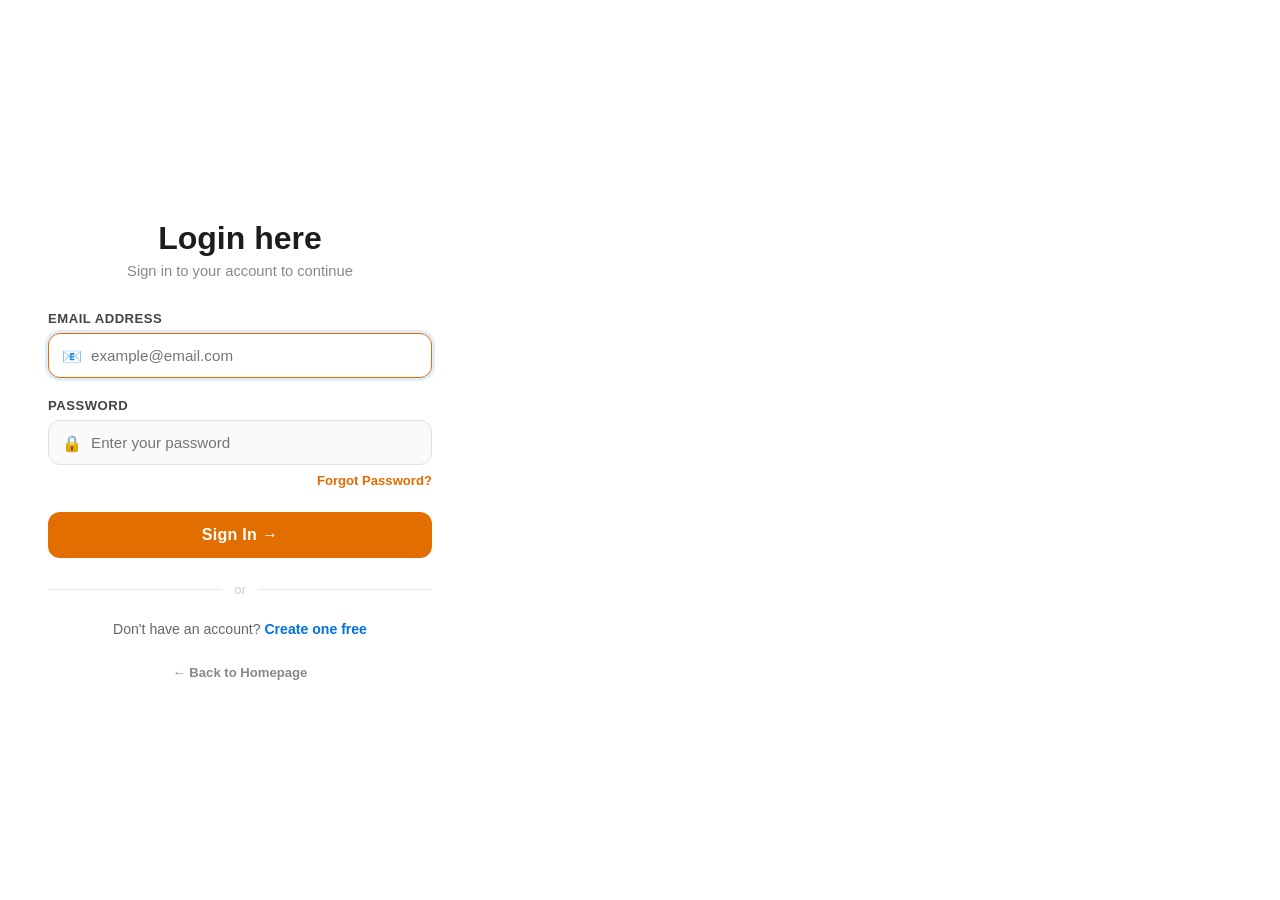
<file: login.html>
<!DOCTYPE html>
<html lang="en">
<head>
    <meta charset="UTF-8">
    <meta name="viewport" content="width=device-width, initial-scale=1.0">
    <title>Login - ADAMS APPLE HOME</title>
    <!-- Google tag (gtag.js) -->
    <script async src="https://www.googletagmanager.com/gtag/js?id=G-ENW82B8L2H"></script>
    <script>
        window.dataLayer = window.dataLayer || [];
        function gtag(){dataLayer.push(arguments);}
        gtag('js', new Date());
        gtag('config', 'G-ENW82B8L2H');
    </script>
    <link rel="icon" type="image/svg" href="favicon 2.svg">
    <style>
        * { margin: 0; padding: 0; box-sizing: border-box; }

        body {
            font-family: -apple-system, BlinkMacSystemFont, 'Segoe UI', sans-serif;
            min-height: 100vh;
            display: flex;
        }

        /* ── LEFT BRAND PANEL ── */
        .login-left {
            flex: 1;
            background: linear-gradient(160deg, #0a0a0a 0%, #e36600b2 100%);
            display: flex;
            flex-direction: column;
            align-items: center;
            justify-content: center;
            padding: 60px 40px;
            color: #fff;
            position: relative;
            overflow: hidden;
        }
        .login-left::before {
            content: '';
            position: absolute;
            width: 400px; height: 400px;
            background: rgba(255,255,255,0.05);
            border-radius: 50%;
            top: -100px; left: -100px;
        }
        .login-left::after {
            content: '';
            position: absolute;
            width: 300px; height: 300px;
            background: rgba(255,255,255,0.04);
            border-radius: 50%;
            bottom: -80px; right: -80px;
        }
        .brand-logo  { font-size: 3.5rem; margin-bottom: 16px; position: relative; z-index: 1; }
        .brand-name  { font-size: 1.8rem; font-weight: 800; letter-spacing: -0.5px; margin-bottom: 10px; position: relative; z-index: 1; text-align: center; }
        .brand-tagline { font-size: 1rem; opacity: 0.75; text-align: center; max-width: 280px; line-height: 1.6; position: relative; z-index: 1; }
        .brand-features { margin-top: 40px; display: flex; flex-direction: column; gap: 14px; position: relative; z-index: 1; }
        .brand-feature  { display: flex; align-items: center; gap: 12px; font-size: 0.9rem; opacity: 0.85; }
        .brand-feature span { font-size: 1.2rem; }

        /* ── RIGHT FORM PANEL ── */
        .login-right {
            width: 480px;
            background: #fff;
            display: flex;
            flex-direction: column;
            align-items: center;
            justify-content: center;
            padding: 50px 48px;
        }
        .login-right h2 { font-size: 2rem; font-weight: 800; color: #1d1d1f; margin-bottom: 6px; }
        .login-right .sub { color: #888; font-size: 0.92rem; margin-bottom: 32px; }

        .form-group { width: 100%; margin-bottom: 20px; }
        .form-group label { display: block; font-size: 0.82rem; font-weight: 700; color: #444; margin-bottom: 7px; text-transform: uppercase; letter-spacing: 0.5px; }
        .input-wrap { position: relative; }
        .input-wrap .icon { position: absolute; left: 14px; top: 50%; transform: translateY(-50%); font-size: 1rem; color: #aaa; }
        .form-group input {
            width: 100%; padding: 13px 14px 13px 42px;
            border: 1.5px solid #e0e0e0; border-radius: 12px;
            font-size: 0.95rem; color: #1d1d1f; outline: none;
            transition: border 0.2s, box-shadow 0.2s; background: #fafafa;
        }
        .form-group input:focus { border-color: #e36e00; box-shadow: 0 0 0 3px rgba(0,113,227,0.12); background: #fff; }

        .forgot-row { display: flex; justify-content: flex-end; margin-top: -12px; margin-bottom: 24px; }
        .forgot-row a { font-size: 0.82rem; color: #e36a00; text-decoration: none; font-weight: 600; }
        .forgot-row a:hover { text-decoration: underline; }

        .btn-login {
            width: 100%; padding: 14px;
            background: #e36e00; color: #fff; 
            border: none; border-radius: 12px;
            font-size: 1rem; font-weight: 700; cursor: pointer;
            transition: background 0.2s, transform 0.1s; letter-spacing: 0.3px;
        }
        .btn-login:hover  { background: #b55100; }
        .btn-login:active { transform: scale(0.98); }

        .error-box {
            width: 100%; background: #fff0f0; color: #c0392b;
            border: 1.5px solid #f5c6cb; border-radius: 10px;
            padding: 11px 14px; font-size: 0.88rem; margin-bottom: 20px;
            display: none; align-items: center; gap: 8px;
        }
        .divider {
            width: 100%; display: flex; align-items: center;
            gap: 12px; margin: 24px 0; color: #ccc; font-size: 0.82rem;
        }
        .divider::before, .divider::after { content: ''; flex: 1; height: 1px; background: #e8e8e8; }

        .signup-row { font-size: 0.88rem; color: #666; text-align: center; }
        .signup-row a { color: #0071e3; font-weight: 700; text-decoration: none; }
        .signup-row a:hover { text-decoration: underline; }

        .back-home { margin-top: 28px; font-size: 0.82rem; color: #aaa; text-align: center; }
        .back-home a { color: #888; text-decoration: none; font-weight: 600; }
        .back-home a:hover { color: #0071e3; }

        @media (max-width: 768px) {
            body { flex-direction: column; }
            .login-left { padding: 40px 24px; min-height: 220px; }
            .brand-features { display: none; }
            .login-right { width: 100%; padding: 36px 24px; }
        }
    </style>
</head>
<body>

    <!-- RIGHT: Login Form -->
    <div class="login-right">
        <h2>Login here</h2>
        <p class="sub">Sign in to your account to continue</p>

        <div class="error-box" id="error-box">
            ❌ <span id="error-msg"></span>
        </div>

        <form id="login-form" style="width:100%;" onsubmit="handleLogin(event)">
            <div class="form-group">
                <label for="email">Email Address</label>
                <div class="input-wrap">
                    <span class="icon">📧</span>
                    <input type="email" id="email" name="email"
                           placeholder="example@email.com" required autofocus>
                </div>
            </div>

            <div class="form-group">
                <label for="password">Password</label>
                <div class="input-wrap">
                    <span class="icon">🔒</span>
                    <input type="password" id="password" name="password"
                           placeholder="Enter your password" required>
                </div>
            </div>

            <div class="forgot-row">
                <a href="forgot-password.html">Forgot Password?</a>
            </div>

            <button type="submit" class="btn-login" id="login-btn">Sign In →</button>
        </form>

        <div class="divider">or</div>

        <div class="signup-row">
            Don't have an account? <a href="signup.html">Create one free</a>
        </div>

        <div class="back-home">
            <a href="index.html">← Back to Homepage</a>
        </div>
    </div>

    <script>
        // If already logged in, go straight to homepage
        if (localStorage.getItem('aa_username')) {
            window.location.href = 'index.html';
        }

        function showError(msg) {
            const box = document.getElementById('error-box');
            document.getElementById('error-msg').textContent = msg;
            box.style.display = 'flex';
        }

        function handleLogin(e) {
            e.preventDefault();
            const email    = document.getElementById('email').value.trim();
            const password = document.getElementById('password').value;
            const btn      = document.getElementById('login-btn');

            // Get registered users from localStorage
            const users = JSON.parse(localStorage.getItem('aa_users') || '[]');
            const user  = users.find(u => u.email === email);

            if (!user) {
                showError('No account found with that email.');
                return;
            }
            if (user.password !== password) {
                showError('Incorrect password. Please try again.');
                return;
            }

            // Login success
            btn.textContent = '✅ Logging in...';
            btn.disabled = true;
            localStorage.setItem('aa_username', user.username);
            localStorage.setItem('aa_user_id', user.id);

            setTimeout(() => {
                window.location.href = 'index.html';
            }, 800);
        }
    </script>

</body>
</html>
</file>
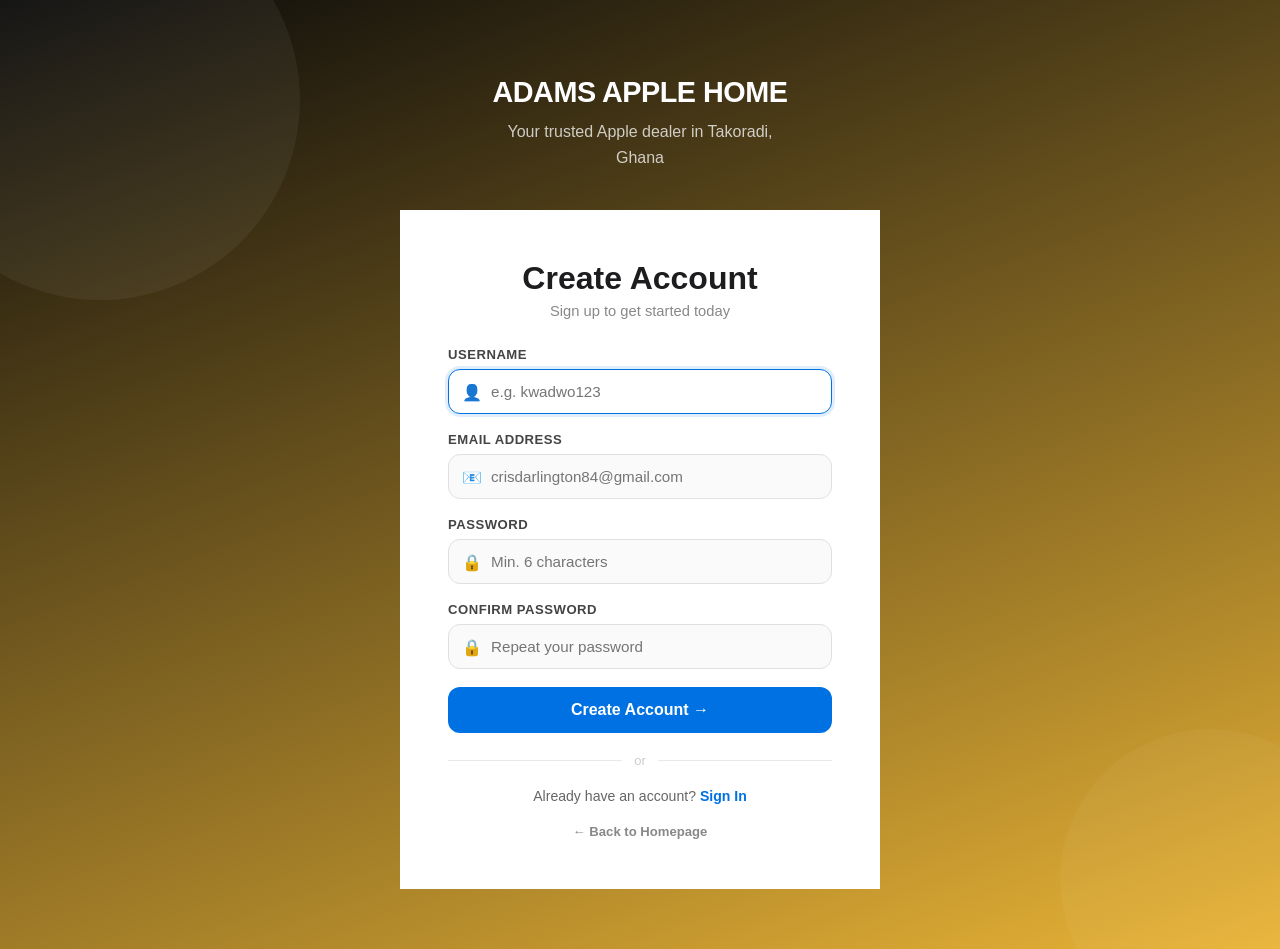
<file: signup.html>
<!DOCTYPE html>
<html lang="en">
<head>
    <meta charset="UTF-8">
    <meta name="viewport" content="width=device-width, initial-scale=1.0">
    <title>Sign Up - ADAMS APPLE HOME</title>
    <!-- Google tag (gtag.js) -->
    <script async src="https://www.googletagmanager.com/gtag/js?id=G-ENW82B8L2H"></script>
    <script>
        window.dataLayer = window.dataLayer || [];
        function gtag(){dataLayer.push(arguments);}
        gtag('js', new Date());
        gtag('config', 'G-ENW82B8L2H');
    </script>
    <link rel="icon" type="image/svg" href="favicon 2.svg">
    <style>
        * { margin: 0; padding: 0; box-sizing: border-box; }
        body { font-family: -apple-system, BlinkMacSystemFont, 'Segoe UI', sans-serif; min-height: 100vh; display: flex; }
        .login-left {
            flex: 1; background: linear-gradient(160deg, #0a0a0a 0%, #e39f00c9 100%);
            display: flex; flex-direction: column; align-items: center; justify-content: center;
            padding: 60px 40px; color: #fff; position: relative; overflow: hidden;
        }
        .login-left::before { content:''; position:absolute; width:400px; height:400px; background:rgba(255,255,255,0.05); border-radius:50%; top:-100px; left:-100px; }
        .login-left::after  { content:''; position:absolute; width:300px; height:300px; background:rgba(255,255,255,0.04); border-radius:50%; bottom:-80px; right:-80px; }
        .brand-logo    { font-size:3.5rem; margin-bottom:16px; position:relative; z-index:1; }
        .brand-name    { font-size:1.8rem; font-weight:800; letter-spacing:-0.5px; margin-bottom:10px; position:relative; z-index:1; text-align:center; }
        .brand-tagline { font-size:1rem; opacity:0.75; text-align:center; max-width:280px; line-height:1.6; position:relative; z-index:1; }
        .brand-features { margin-top:40px; display:flex; flex-direction:column; gap:14px; position:relative; z-index:1; }
        .brand-feature  { display:flex; align-items:center; gap:12px; font-size:0.9rem; opacity:0.85; }
        .brand-feature span { font-size:1.2rem; }

        .login-right { width:480px; background:#fff; display:flex; flex-direction:column; align-items:center; justify-content:center; padding:50px 48px; }
        .login-right h2 { font-size:2rem; font-weight:800; color:#1d1d1f; margin-bottom:6px; }
        .login-right .sub { color:#888; font-size:0.92rem; margin-bottom:28px; }
        .form-group { width:100%; margin-bottom:18px; }
        .form-group label { display:block; font-size:0.82rem; font-weight:700; color:#444; margin-bottom:7px; text-transform:uppercase; letter-spacing:0.5px; }
        .input-wrap { position:relative; }
        .input-wrap .icon { position:absolute; left:14px; top:50%; transform:translateY(-50%); font-size:1rem; color:#aaa; }
        .form-group input { width:100%; padding:13px 14px 13px 42px; border:1.5px solid #e0e0e0; border-radius:12px; font-size:0.95rem; color:#1d1d1f; outline:none; transition:border 0.2s, box-shadow 0.2s; background:#fafafa; }
        .form-group input:focus { border-color:#0071e3; box-shadow:0 0 0 3px rgba(0,113,227,0.12); background:#fff; }
        .btn-login { width:100%; padding:14px; background:#0071e3; color:#fff; border:none; border-radius:12px; font-size:1rem; font-weight:700; cursor:pointer; transition:background 0.2s, transform 0.1s; }
        .btn-login:hover  { background:#005bb5; }
        .btn-login:active { transform:scale(0.98); }
        .error-box   { width:100%; background:#fff0f0; color:#c0392b; border:1.5px solid #f5c6cb; border-radius:10px; padding:11px 14px; font-size:0.88rem; margin-bottom:16px; display:none; align-items:center; gap:8px; }
        .success-box { width:100%; background:#f0fff4; color:#1a7a3a; border:1.5px solid #b2dfdb; border-radius:10px; padding:11px 14px; font-size:0.88rem; margin-bottom:16px; display:none; align-items:center; gap:8px; }
        .divider { width:100%; display:flex; align-items:center; gap:12px; margin:20px 0; color:#ccc; font-size:0.82rem; }
        .divider::before, .divider::after { content:''; flex:1; height:1px; background:#e8e8e8; }
        .signup-row { font-size:0.88rem; color:#666; text-align:center; }
        .signup-row a { color:#0071e3; font-weight:700; text-decoration:none; }
        .signup-row a:hover { text-decoration:underline; }
        .back-home { margin-top:20px; font-size:0.82rem; color:#aaa; text-align:center; }
        .back-home a { color:#888; text-decoration:none; font-weight:600; }
        .back-home a:hover { color:#0071e3; }
        @media (max-width:768px) {
            body { flex-direction:column; }
            .login-left { padding:40px 24px; min-height:220px; }
            .brand-features { display:none; }
            .login-right { width:100%; padding:36px 24px; }
        }
    </style>
</head>
<body>

    <div class="login-left">
        <div class="brand-logo"></div>
        <div class="brand-name">ADAMS APPLE HOME</div>
        <div class="brand-tagline">Your trusted Apple dealer in Takoradi, Ghana</div>
        <div class="brand-features">
    </div>

    <div class="login-right">
        <h2>Create Account</h2>
        <p class="sub">Sign up to get started today</p>

        <div class="error-box"   id="error-box">❌ <span id="error-msg"></span></div>
        <div class="success-box" id="success-box">✅ <span id="success-msg"></span></div>

        <form id="signup-form" style="width:100%;" onsubmit="handleSignup(event)">
            <div class="form-group">
                <label for="username">Username</label>
                <div class="input-wrap">
                    <span class="icon">👤</span>
                    <input type="text" id="username" placeholder="e.g. kwadwo123" required autofocus>
                </div>
            </div>
            <div class="form-group">
                <label for="email">Email Address</label>
                <div class="input-wrap">
                    <span class="icon">📧</span>
                    <input type="email" id="email" placeholder="crisdarlington84@gmail.com" required>
                </div>
            </div>
            <div class="form-group">
                <label for="password">Password</label>
                <div class="input-wrap">
                    <span class="icon">🔒</span>
                    <input type="password" id="password" placeholder="Min. 6 characters" required>
                </div>
            </div>
            <div class="form-group">
                <label for="confirm">Confirm Password</label>
                <div class="input-wrap">
                    <span class="icon">🔒</span>
                    <input type="password" id="confirm" placeholder="Repeat your password" required>
                </div>
            </div>
            <button type="submit" class="btn-login" id="signup-btn">Create Account →</button>
        </form>

        <div class="divider">or</div>
        <div class="signup-row">Already have an account? <a href="login.html">Sign In</a></div>
        <div class="back-home"><a href="index.html">← Back to Homepage</a></div>
    </div>

    <script>
        function showError(msg) {
            const box = document.getElementById('error-box');
            document.getElementById('error-msg').textContent = msg;
            box.style.display = 'flex';
            document.getElementById('success-box').style.display = 'none';
        }
        function showSuccess(msg) {
            const box = document.getElementById('success-box');
            document.getElementById('success-msg').textContent = msg;
            box.style.display = 'flex';
            document.getElementById('error-box').style.display = 'none';
        }

        function handleSignup(e) {
            e.preventDefault();
            const username = document.getElementById('username').value.trim();
            const email    = document.getElementById('email').value.trim();
            const password = document.getElementById('password').value;
            const confirm  = document.getElementById('confirm').value;
            const btn      = document.getElementById('signup-btn');

            if (username.length < 3)       return showError('Username must be at least 3 characters.');
            if (password.length < 6)       return showError('Password must be at least 6 characters.');
            if (password !== confirm)      return showError('Passwords do not match.');

            const users = JSON.parse(localStorage.getItem('aa_users') || '[]');

            if (users.find(u => u.email === email))       return showError('Email already registered.');
            if (users.find(u => u.username === username)) return showError('Username already taken.');

            const newUser = { id: Date.now(), username, email, password };
            users.push(newUser);
            localStorage.setItem('aa_users', JSON.stringify(users));

            btn.textContent = '✅ Account Created!';
            btn.disabled = true;
            showSuccess('Account created! Redirecting to login...');

            setTimeout(() => { window.location.href = 'login.html'; }, 1500);
        }
    </script>

</body>
</html>
</file>
